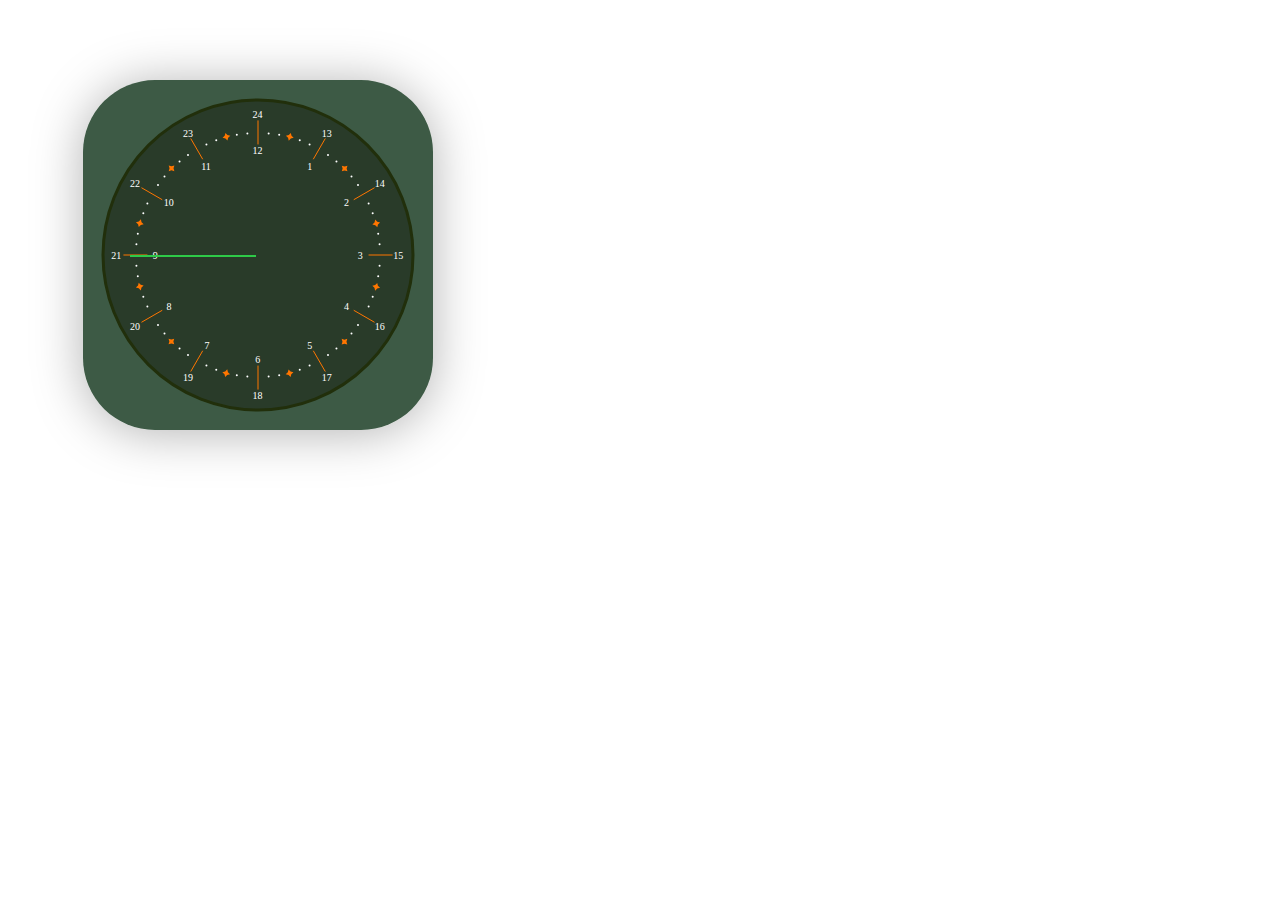
<file: index.html>
<!DOCTYPE html>
<head>
    <link rel="stylesheet" href="style.css">
</head>
<html>
    <div>
        <img src="clock-bg.svg" class="clock-bg" />
        <span></span>
        
    </div>
    
    
</html>
</file>
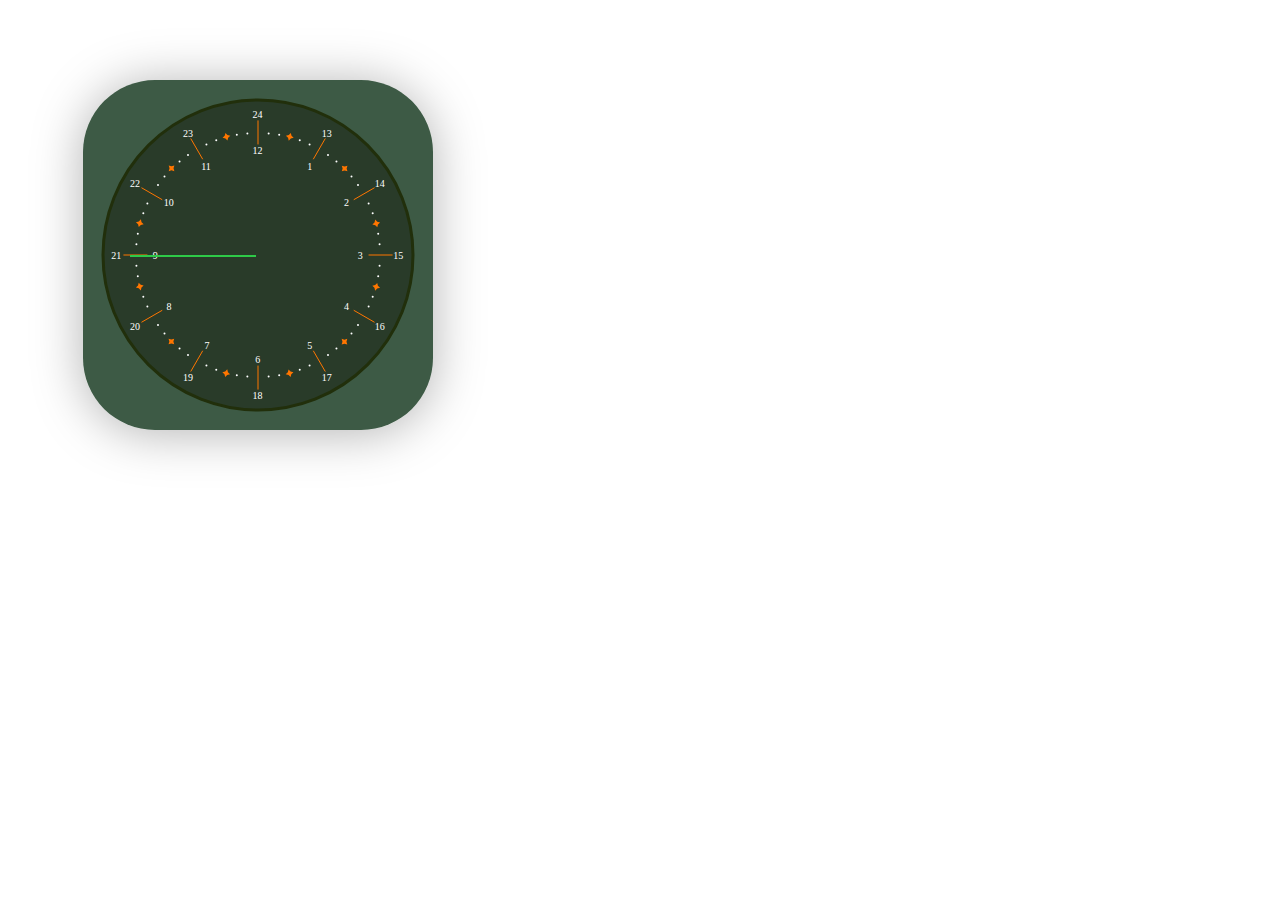
<file: clock.html>
<!DOCTYPE html>
<head>
    <link rel="stylesheet" href="style.css">
</head>
<html>
    <div>
        <img src="clock-bg.svg" class="clock-bg" />
        <span></span>
        
    </div>
    
    
</html>
</file>
<file: style.css>
div {
    margin:auto;

}

.clock-bg {
    margin:auto;
    position: absolute;
    
}


span {
    top:255px;
    left:130px;
    background-color: rgb(46, 202, 72);
    width:126px;
    height: 2px;
    display: inline-block;
    animation-name: tick;
    animation-duration: 5s;
    animation-timing-function: linear;
    transform-origin: 126px 0;
    animation-iteration-count:infinite;
    position: absolute;

}

@keyframes tick {
    0% {
        transform: rotate(0);
    }

    100% {
        transform: rotate(360deg);
        
    }

    
    

    
}
</file>
